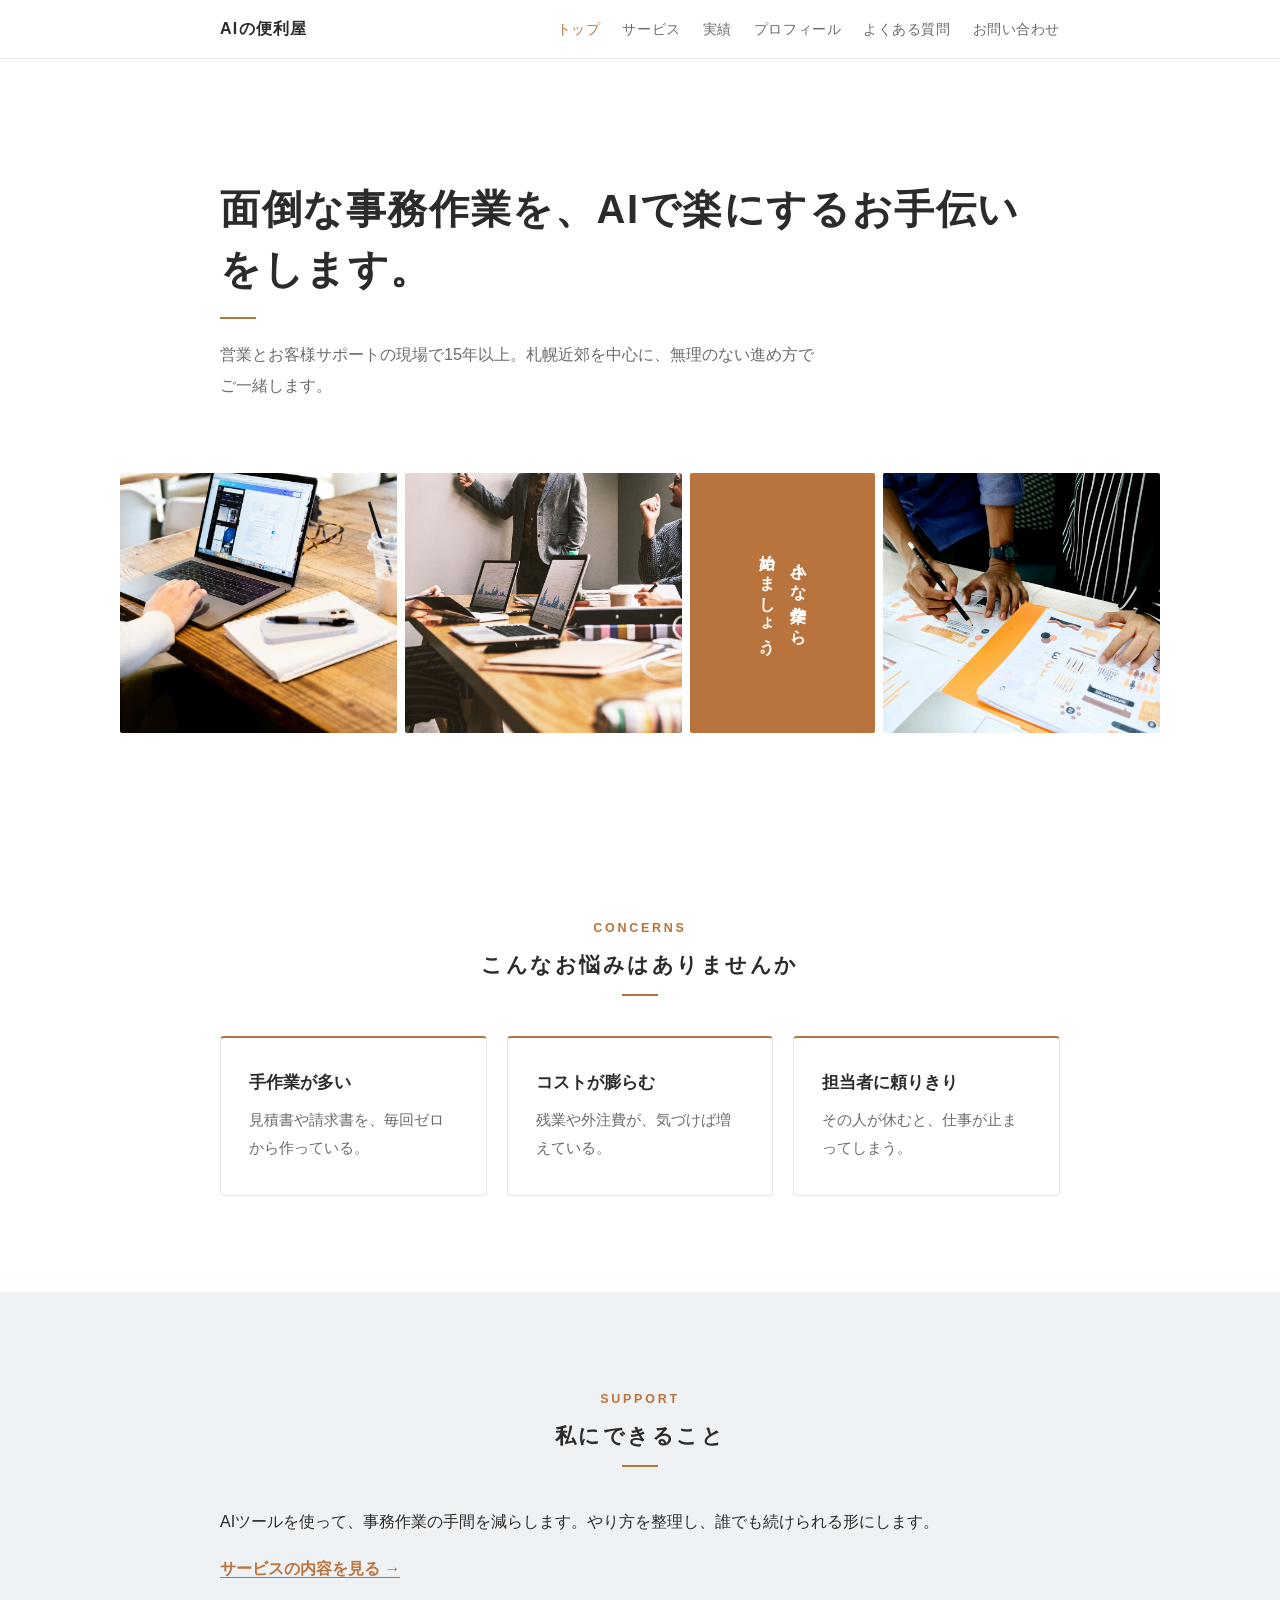
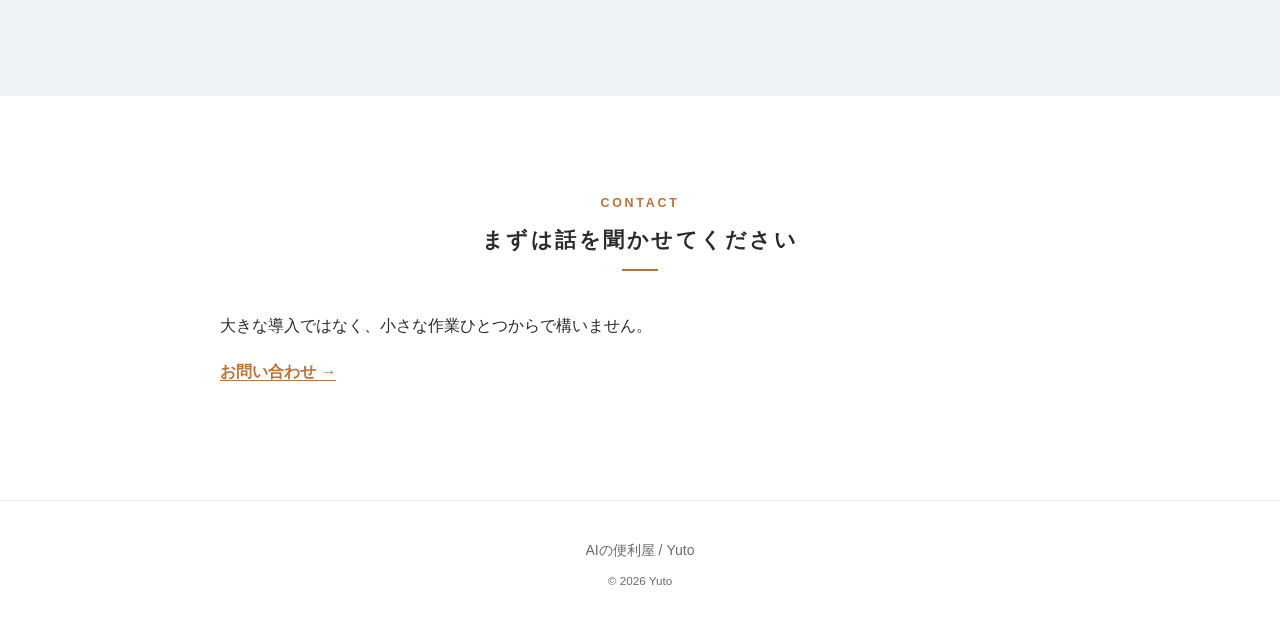
<file: index.html>
<!DOCTYPE html>
<html lang="ja">
<head>
<meta charset="utf-8">
<meta name="viewport" content="width=device-width, initial-scale=1">
<title>AIの便利屋｜中小企業のAI業務改善</title>
<meta name="description" content="手作業の多い事務作業を、AIで少しずつ楽にするお手伝いをします。中小企業の経営者・担当者の方へ。">
<link rel="stylesheet" href="style.css">
</head>
<body>
<header class="site-header">
<div class="wrap header-inner">
<a class="logo" href="index.html">AIの便利屋</a>
<button class="nav-toggle" aria-label="メニューを開く" aria-expanded="false" aria-controls="nav">メニュー</button>
<nav id="nav" class="nav"><ul><li><a href="index.html" aria-current="page">トップ</a></li><li><a href="services.html">サービス</a></li><li><a href="works.html">実績</a></li><li><a href="profile.html">プロフィール</a></li><li><a href="faq.html">よくある質問</a></li><li><a href="contact.html">お問い合わせ</a></li></ul></nav>
</div>
</header>
<main>
<section class="hero"><div class="wrap"><h1>面倒な事務作業を、AIで楽にするお手伝いをします。</h1><p class="lead">営業とお客様サポートの現場で15年以上。札幌近郊を中心に、無理のない進め方でご一緒します。</p></div></section><section class="photo-strip"><div class="strip"><img src="images/hero.jpg" alt="ノートパソコンと資料がある仕事机" loading="lazy"><img src="images/meeting.jpg" alt="複数人で資料を見ながら打ち合わせをしている様子" loading="lazy"><p class="strip-text">小さな作業から、<br>始めましょう。</p><img src="images/hands.jpg" alt="資料を指さしながら内容を確認している手元" loading="lazy"></div></section><section class="section"><div class="wrap"><p class="en">Concerns</p><h2>こんなお悩みはありませんか</h2><ul class="cards">
<li class="card"><h3>手作業が多い</h3><p>見積書や請求書を、毎回ゼロから作っている。</p></li>
<li class="card"><h3>コストが膨らむ</h3><p>残業や外注費が、気づけば増えている。</p></li>
<li class="card"><h3>担当者に頼りきり</h3><p>その人が休むと、仕事が止まってしまう。</p></li>
</ul></div></section><section class="section alt"><div class="wrap"><p class="en">Support</p><h2>私にできること</h2><p>AIツールを使って、事務作業の手間を減らします。やり方を整理し、誰でも続けられる形にします。</p>
<p><a class="link" href="services.html">サービスの内容を見る →</a></p></div></section><section class="section"><div class="wrap"><p class="en">Contact</p><h2>まずは話を聞かせてください</h2><p>大きな導入ではなく、小さな作業ひとつからで構いません。</p>
<p><a class="link" href="contact.html">お問い合わせ →</a></p></div></section>
</main>
<footer class="site-footer">
<div class="wrap">
<p>AIの便利屋 / Yuto</p>
<p><small>&copy; 2026 Yuto</small></p>
</div>
</footer>
<script src="script.js"></script>
</body>
</html>
</file>
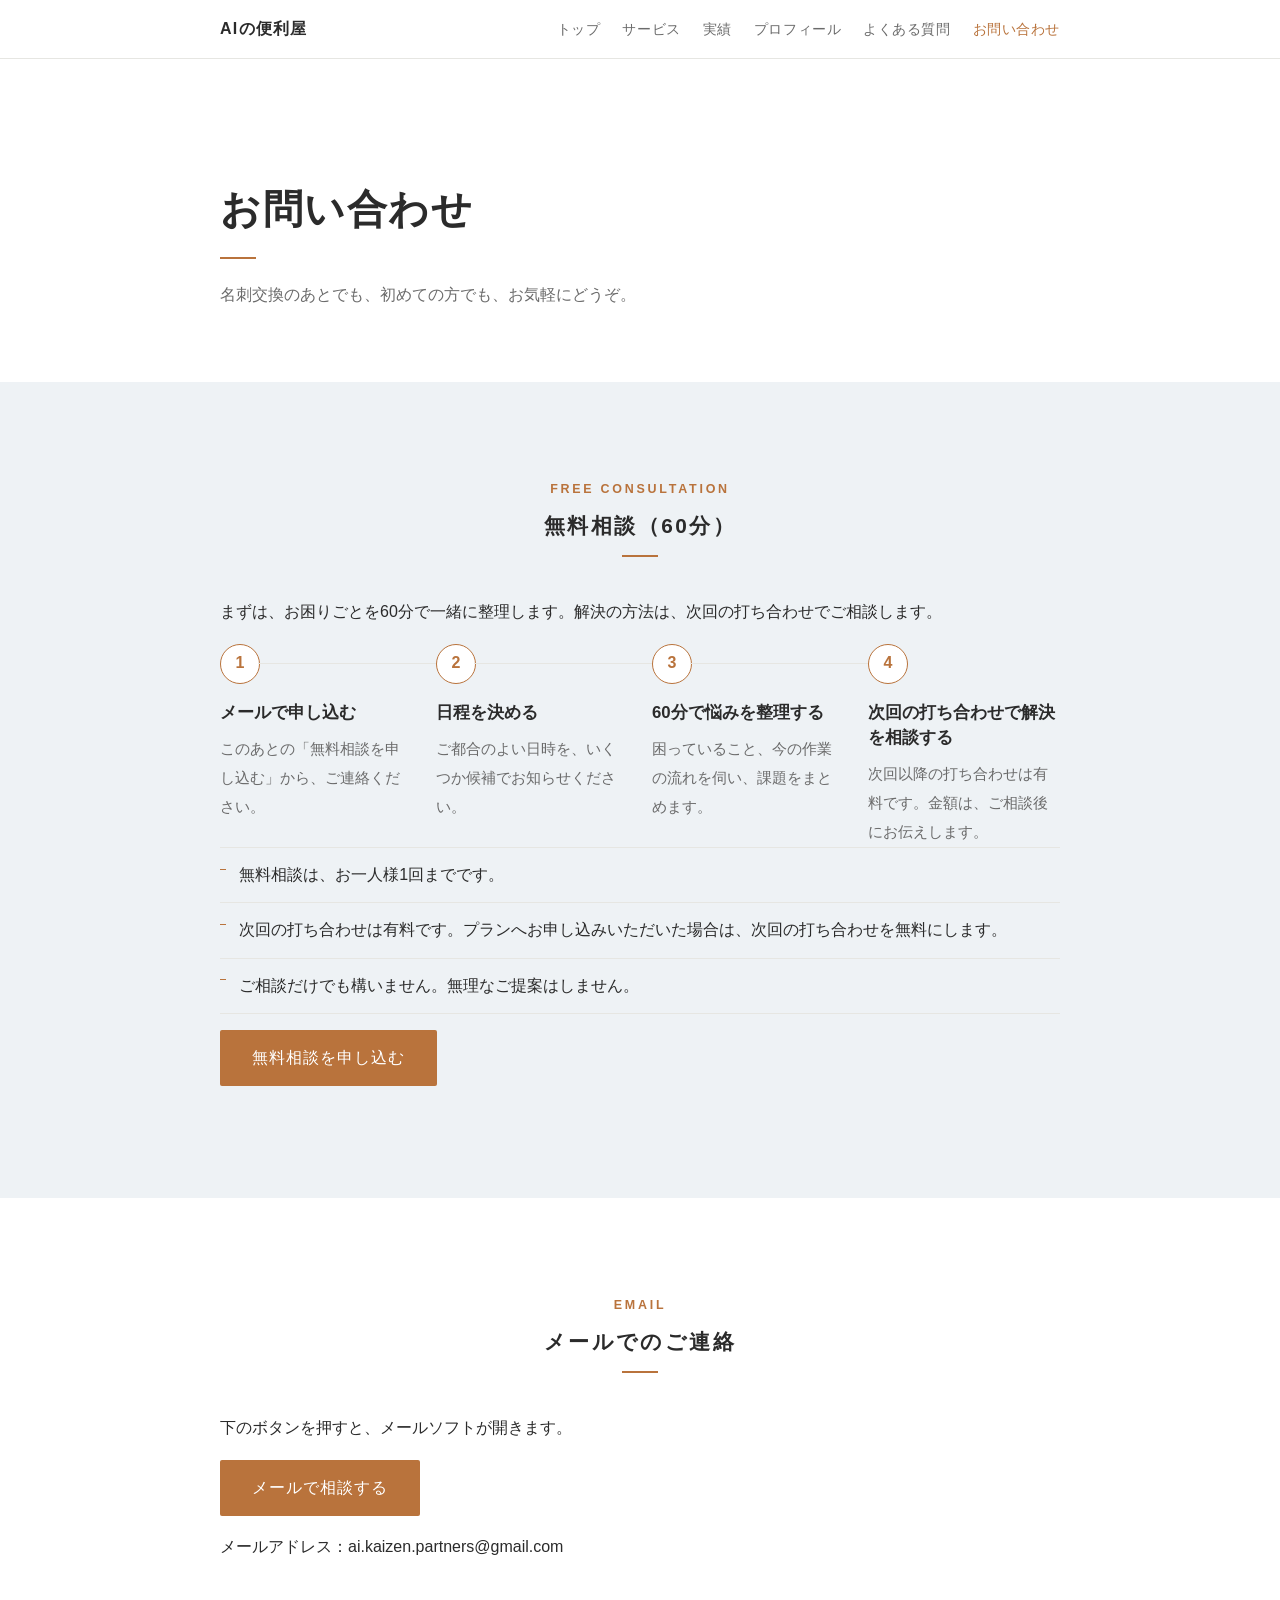
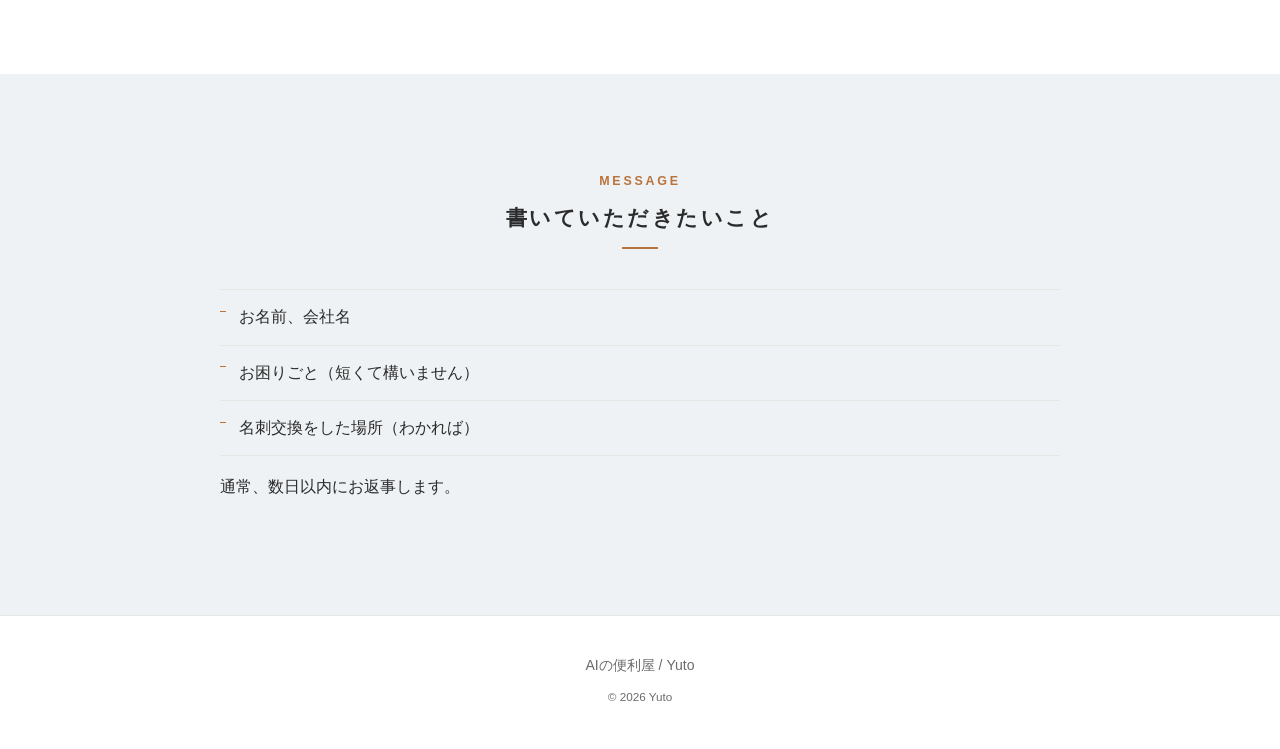
<file: contact.html>
<!DOCTYPE html>
<html lang="ja">
<head>
<meta charset="utf-8">
<meta name="viewport" content="width=device-width, initial-scale=1">
<title>お問い合わせ｜AIの便利屋</title>
<meta name="description" content="AIを使った業務改善のご相談はこちらから。名刺交換のあとのご連絡もお待ちしています。">
<link rel="stylesheet" href="style.css">
</head>
<body>
<header class="site-header">
<div class="wrap header-inner">
<a class="logo" href="index.html">AIの便利屋</a>
<button class="nav-toggle" aria-label="メニューを開く" aria-expanded="false" aria-controls="nav">メニュー</button>
<nav id="nav" class="nav"><ul><li><a href="index.html">トップ</a></li><li><a href="services.html">サービス</a></li><li><a href="works.html">実績</a></li><li><a href="profile.html">プロフィール</a></li><li><a href="faq.html">よくある質問</a></li><li><a href="contact.html" aria-current="page">お問い合わせ</a></li></ul></nav>
</div>
</header>
<main>
<section class="hero"><div class="wrap"><h1>お問い合わせ</h1><p class="lead">名刺交換のあとでも、初めての方でも、お気軽にどうぞ。</p></div></section><section class="section alt"><div class="wrap"><p class="en">Free Consultation</p><h2>無料相談（60分）</h2><p>まずは、お困りごとを60分で一緒に整理します。解決の方法は、次回の打ち合わせでご相談します。</p><ol class="steps"><li><h3>メールで申し込む</h3><p>このあとの「無料相談を申し込む」から、ご連絡ください。</p></li><li><h3>日程を決める</h3><p>ご都合のよい日時を、いくつか候補でお知らせください。</p></li><li><h3>60分で悩みを整理する</h3><p>困っていること、今の作業の流れを伺い、課題をまとめます。</p></li><li><h3>次回の打ち合わせで解決を相談する</h3><p>次回以降の打ち合わせは有料です。金額は、ご相談後にお伝えします。</p></li></ol><ul class="plain"><li>無料相談は、お一人様1回までです。</li><li>次回の打ち合わせは有料です。プランへお申し込みいただいた場合は、次回の打ち合わせを無料にします。</li><li>ご相談だけでも構いません。無理なご提案はしません。</li></ul><p><a class="btn" href="mailto:ai.kaizen.partners@gmail.com?subject=%E7%84%A1%E6%96%99%E7%9B%B8%E8%AB%87%E3%81%AE%E7%94%B3%E8%BE%BC">無料相談を申し込む</a></p></div></section><section class="section"><div class="wrap"><p class="en">Email</p><h2>メールでのご連絡</h2><p>下のボタンを押すと、メールソフトが開きます。</p>
<p><a class="btn" id="mailbtn" href="mailto:ai.kaizen.partners@gmail.com?subject=%E3%81%8A%E5%95%8F%E3%81%84%E5%90%88%E3%82%8F%E3%81%9B">メールで相談する</a></p>
<p>メールアドレス：ai.kaizen.partners@gmail.com</p></div></section><section class="section alt"><div class="wrap"><p class="en">Message</p><h2>書いていただきたいこと</h2><ul class="plain">
<li>お名前、会社名</li>
<li>お困りごと（短くて構いません）</li>
<li>名刺交換をした場所（わかれば）</li>
</ul>
<p>通常、数日以内にお返事します。</p></div></section>
</main>
<footer class="site-footer">
<div class="wrap">
<p>AIの便利屋 / Yuto</p>
<p><small>&copy; 2026 Yuto</small></p>
</div>
</footer>
<script src="script.js"></script>
</body>
</html>
</file>
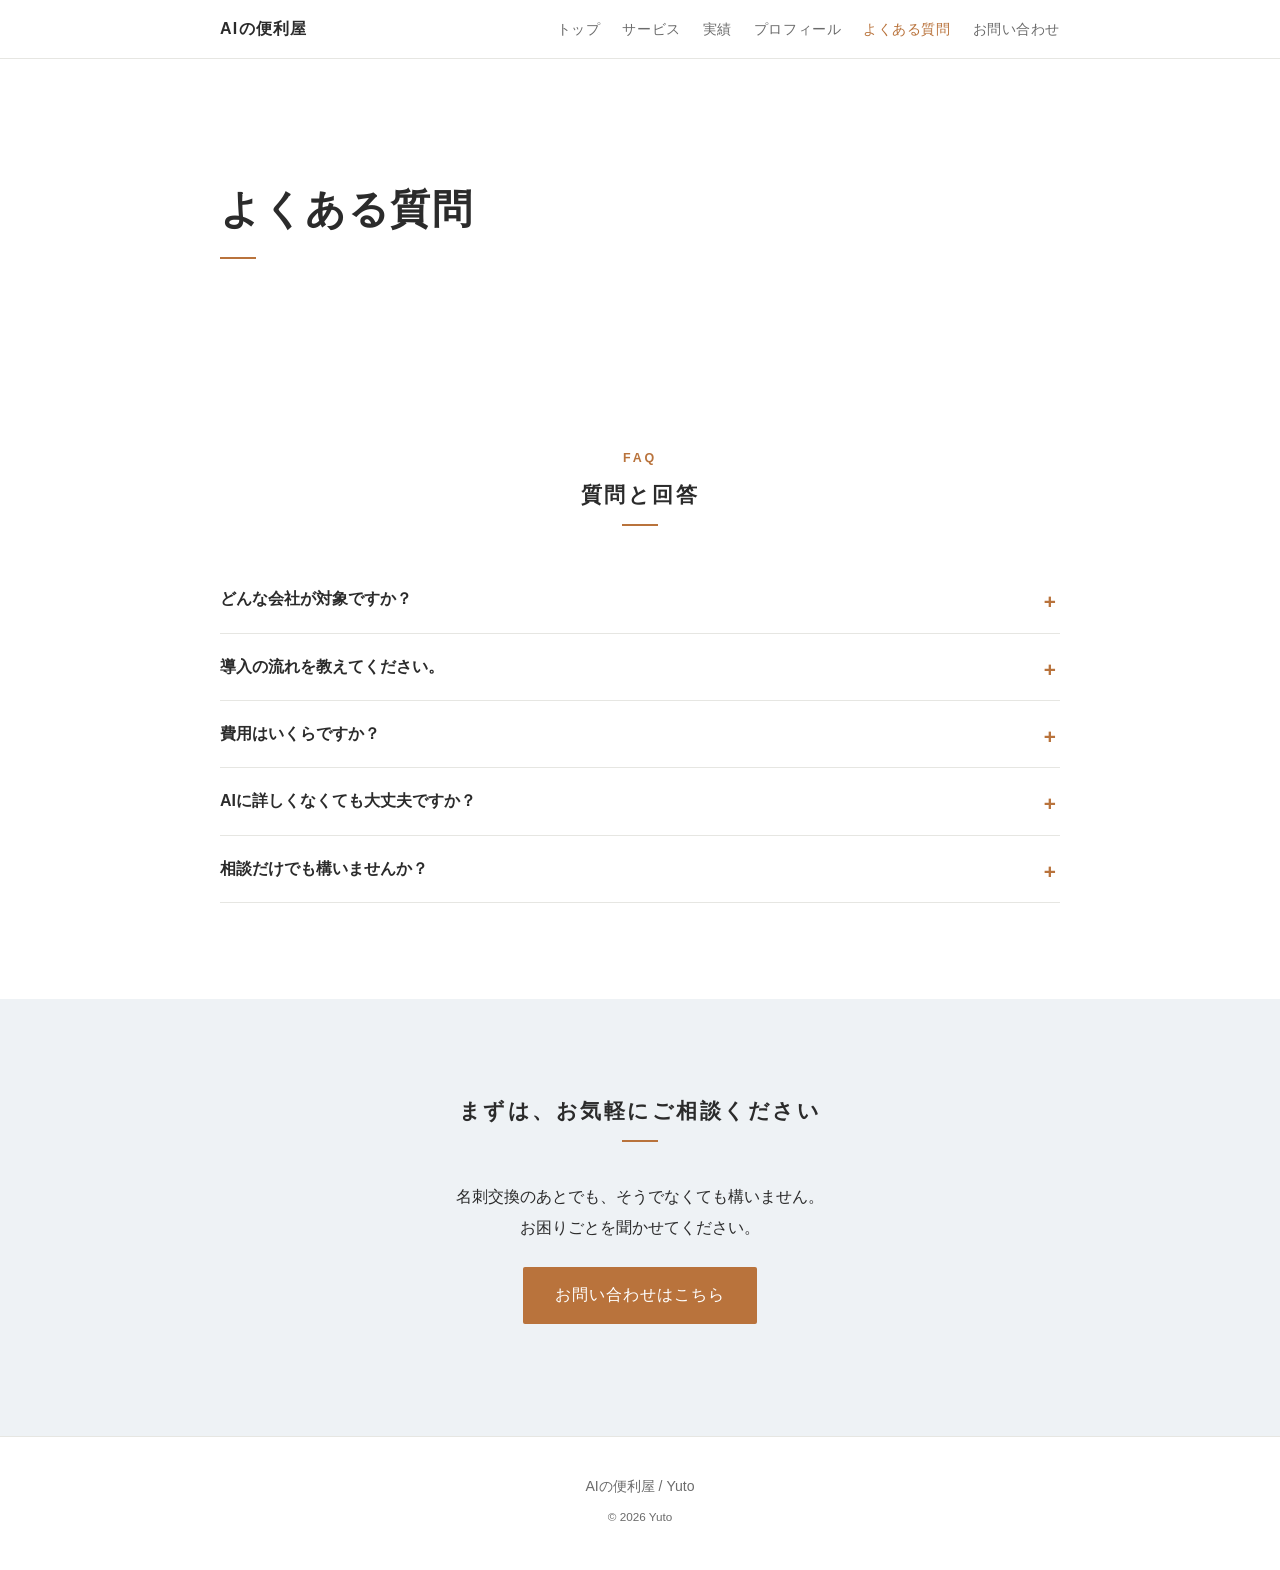
<file: faq.html>
<!DOCTYPE html>
<html lang="ja">
<head>
<meta charset="utf-8">
<meta name="viewport" content="width=device-width, initial-scale=1">
<title>よくある質問｜AIの便利屋</title>
<meta name="description" content="対象となる会社、導入の流れ、費用、AIに詳しくなくても大丈夫かなど、よくある質問にお答えします。">
<link rel="stylesheet" href="style.css">
</head>
<body>
<header class="site-header">
<div class="wrap header-inner">
<a class="logo" href="index.html">AIの便利屋</a>
<button class="nav-toggle" aria-label="メニューを開く" aria-expanded="false" aria-controls="nav">メニュー</button>
<nav id="nav" class="nav"><ul><li><a href="index.html">トップ</a></li><li><a href="services.html">サービス</a></li><li><a href="works.html">実績</a></li><li><a href="profile.html">プロフィール</a></li><li><a href="faq.html" aria-current="page">よくある質問</a></li><li><a href="contact.html">お問い合わせ</a></li></ul></nav>
</div>
</header>
<main>
<section class="hero"><div class="wrap"><h1>よくある質問</h1><p class="lead"></p></div></section><section class="section"><div class="wrap"><p class="en">FAQ</p><h2>質問と回答</h2><details class="faq"><summary>どんな会社が対象ですか？</summary><p>従業員が数名〜数十名の中小企業が中心です。業種は問いません。札幌近郊の企業さまが中心です。</p></details><details class="faq"><summary>導入の流れを教えてください。</summary><p>お話を伺い、ひとつの作業を選び、試して、定着させます。くわしくは<a class="link" href="services.html">サービスのページ</a>をご覧ください。</p></details><details class="faq"><summary>費用はいくらですか？</summary><p>月額のプランでご提案します。金額は、無料相談の後にお伝えします。</p></details><details class="faq"><summary>AIに詳しくなくても大丈夫ですか？</summary><p>大丈夫です。専門用語は使わず、ご説明します。</p></details><details class="faq"><summary>相談だけでも構いませんか？</summary><p>構いません。まずはお困りごとをお聞かせください。</p></details></div></section><section class="section alt"><div class="wrap center"><h2>まずは、お気軽にご相談ください</h2><p>名刺交換のあとでも、そうでなくても構いません。<br>お困りごとを聞かせてください。</p><p><a class="btn" href="contact.html">お問い合わせはこちら</a></p></div></section>
</main>
<footer class="site-footer">
<div class="wrap">
<p>AIの便利屋 / Yuto</p>
<p><small>&copy; 2026 Yuto</small></p>
</div>
</footer>
<script src="script.js"></script>
</body>
</html>
</file>
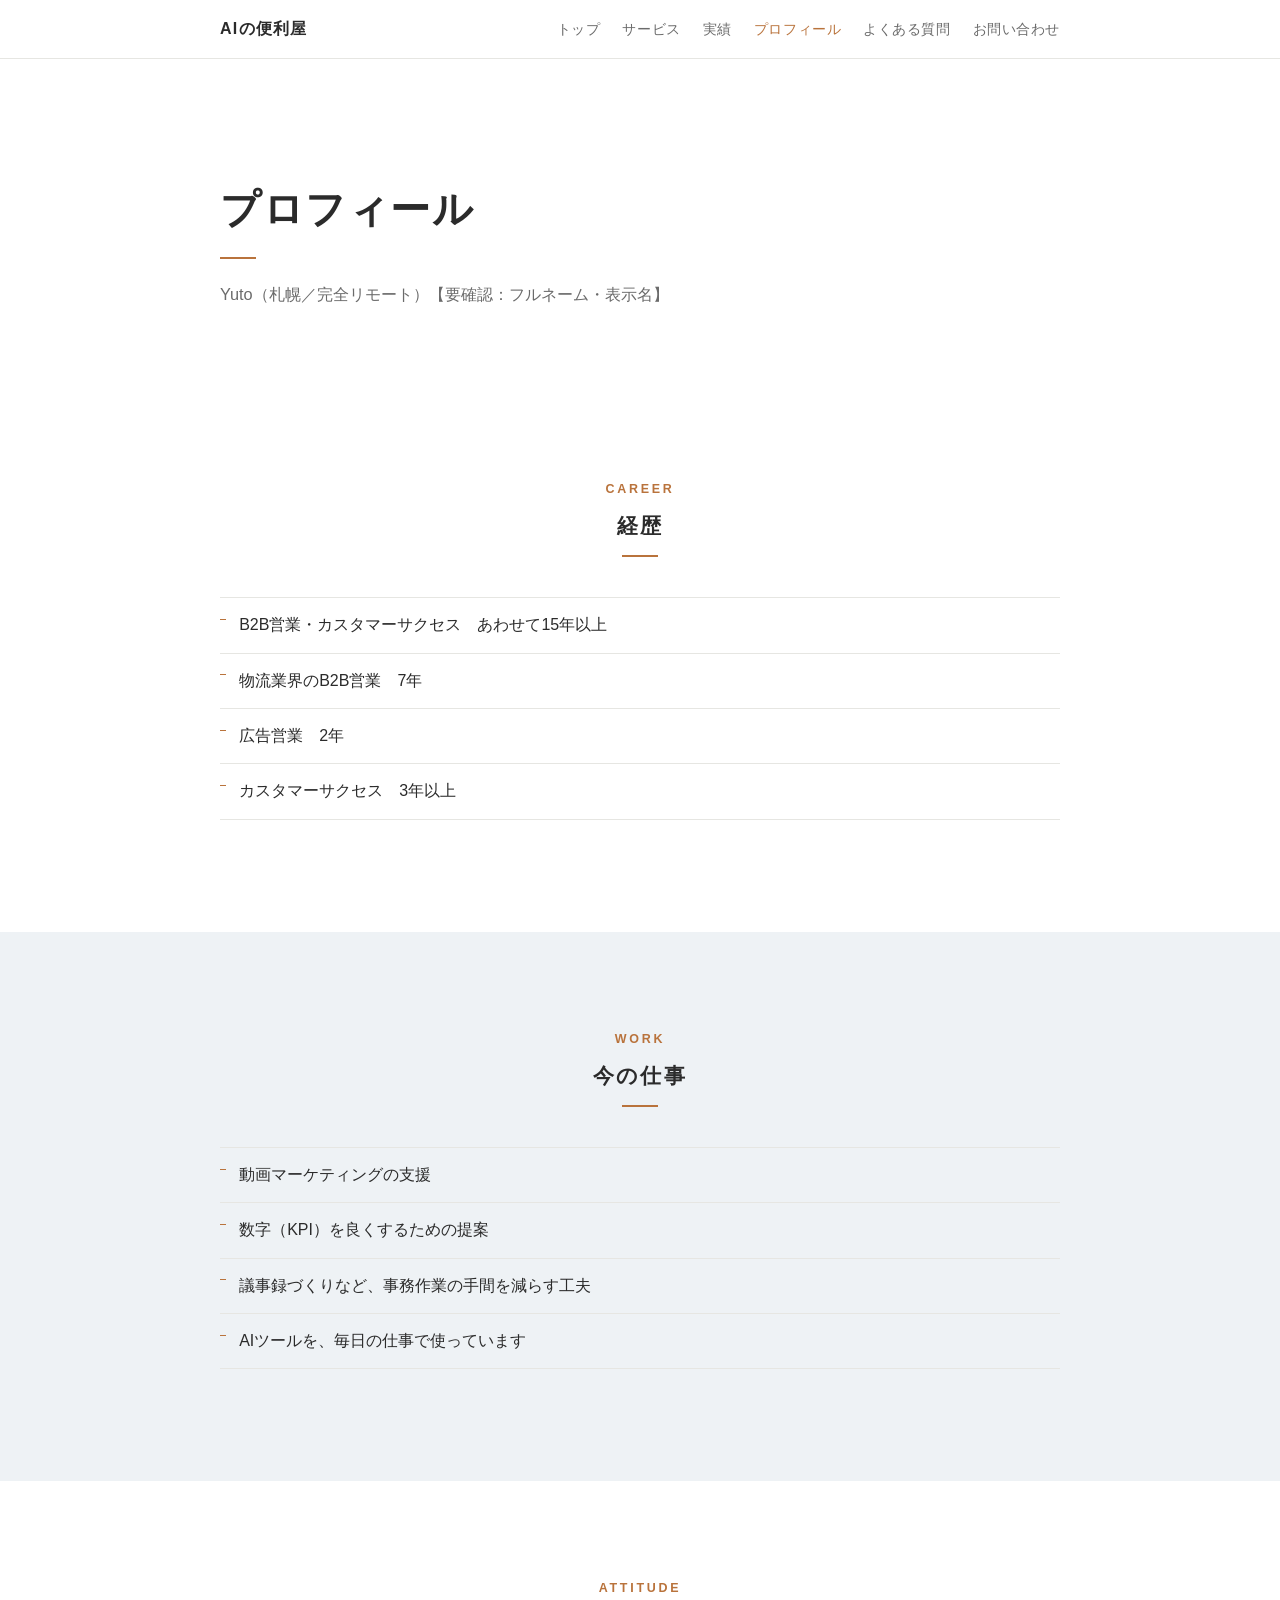
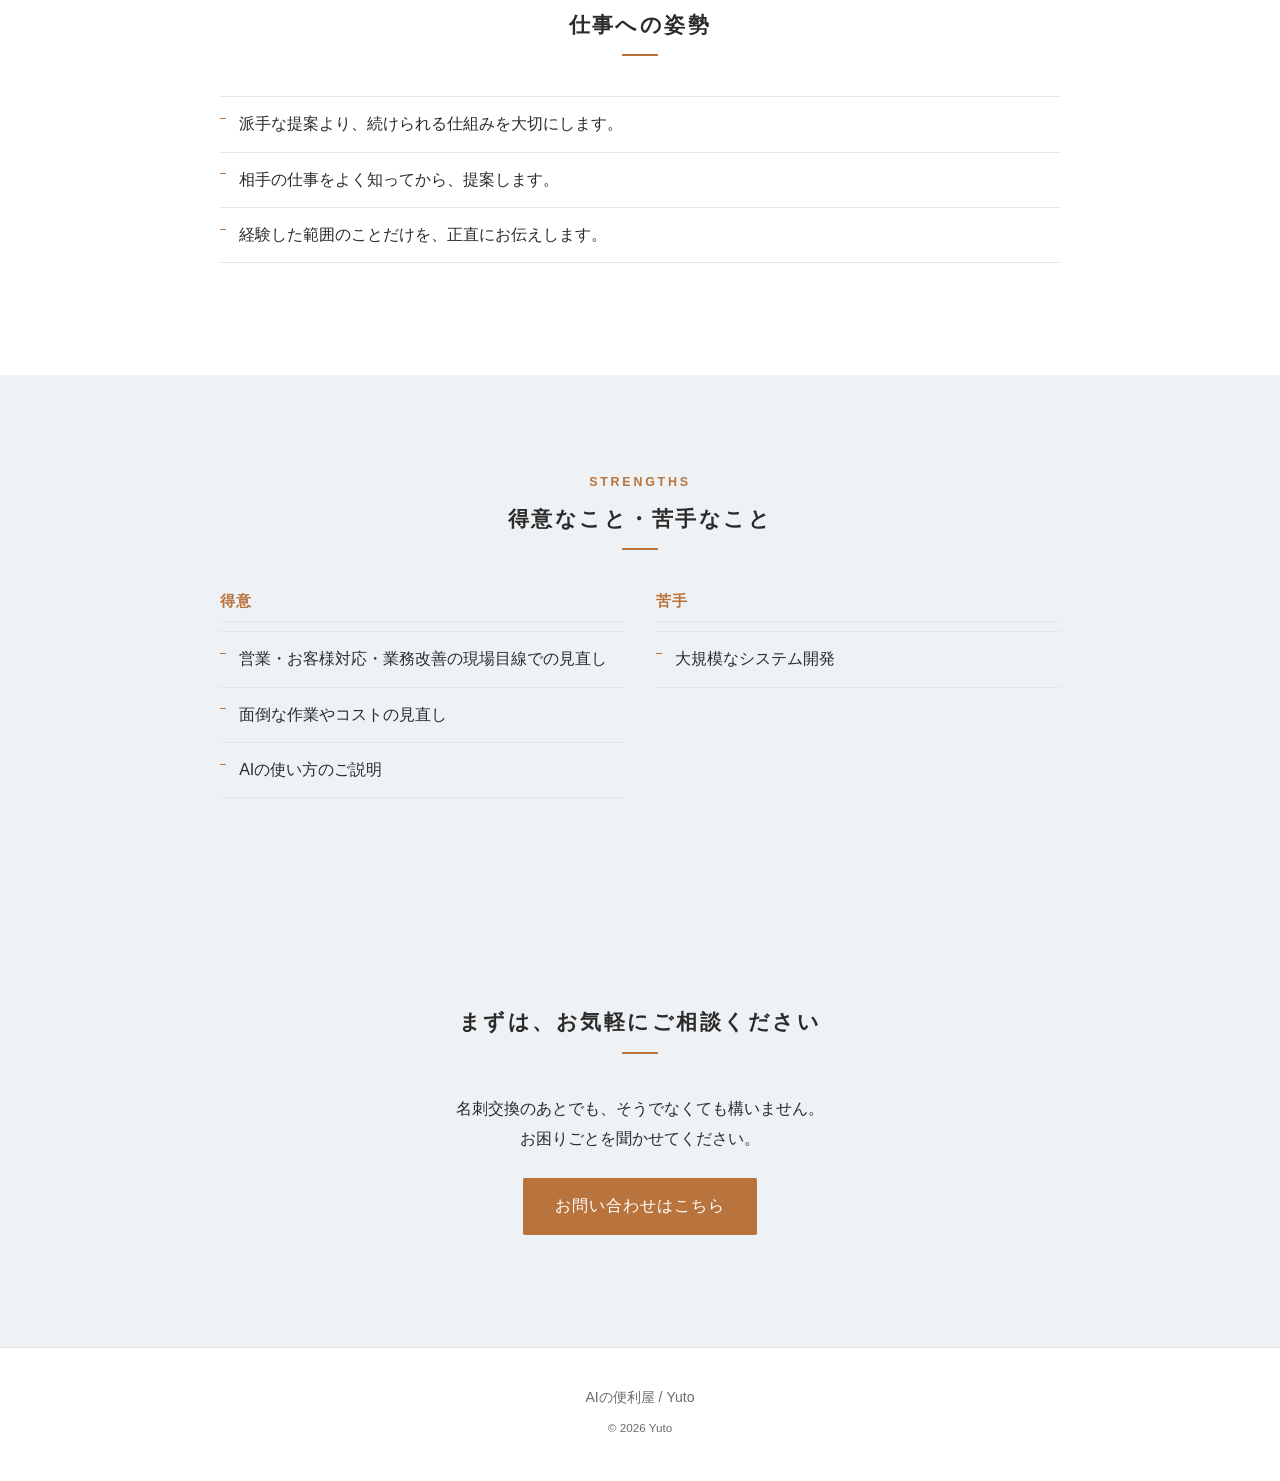
<file: profile.html>
<!DOCTYPE html>
<html lang="ja">
<head>
<meta charset="utf-8">
<meta name="viewport" content="width=device-width, initial-scale=1">
<title>プロフィール｜AIの便利屋</title>
<meta name="description" content="札幌在住。物流・広告のB2B営業とカスタマーサクセスで約15年。AIツールを日々の仕事で使っている Yuto のプロフィールです。">
<link rel="stylesheet" href="style.css">
</head>
<body>
<header class="site-header">
<div class="wrap header-inner">
<a class="logo" href="index.html">AIの便利屋</a>
<button class="nav-toggle" aria-label="メニューを開く" aria-expanded="false" aria-controls="nav">メニュー</button>
<nav id="nav" class="nav"><ul><li><a href="index.html">トップ</a></li><li><a href="services.html">サービス</a></li><li><a href="works.html">実績</a></li><li><a href="profile.html" aria-current="page">プロフィール</a></li><li><a href="faq.html">よくある質問</a></li><li><a href="contact.html">お問い合わせ</a></li></ul></nav>
</div>
</header>
<main>
<section class="hero"><div class="wrap"><h1>プロフィール</h1><p class="lead">Yuto（札幌／完全リモート）【要確認：フルネーム・表示名】</p></div></section><section class="section"><div class="wrap"><p class="en">Career</p><h2>経歴</h2><ul class="plain">
<li>B2B営業・カスタマーサクセス　あわせて15年以上</li>
<li>物流業界のB2B営業　7年</li>
<li>広告営業　2年</li>
<li>カスタマーサクセス　3年以上</li>
</ul></div></section><section class="section alt"><div class="wrap"><p class="en">Work</p><h2>今の仕事</h2><ul class="plain">
<li>動画マーケティングの支援</li>
<li>数字（KPI）を良くするための提案</li>
<li>議事録づくりなど、事務作業の手間を減らす工夫</li>
<li>AIツールを、毎日の仕事で使っています</li>
</ul></div></section><section class="section"><div class="wrap"><p class="en">Attitude</p><h2>仕事への姿勢</h2><ul class="plain">
<li>派手な提案より、続けられる仕組みを大切にします。</li>
<li>相手の仕事をよく知ってから、提案します。</li>
<li>経験した範囲のことだけを、正直にお伝えします。</li>
</ul></div></section><section class="section alt"><div class="wrap"><p class="en">Strengths</p><h2>得意なこと・苦手なこと</h2><div class="two"><div><h3>得意</h3><ul class="plain"><li>営業・お客様対応・業務改善の現場目線での見直し</li><li>面倒な作業やコストの見直し</li><li>AIの使い方のご説明</li></ul></div>
<div><h3>苦手</h3><ul class="plain"><li>大規模なシステム開発</li></ul></div></div></div></section><section class="section alt"><div class="wrap center"><h2>まずは、お気軽にご相談ください</h2><p>名刺交換のあとでも、そうでなくても構いません。<br>お困りごとを聞かせてください。</p><p><a class="btn" href="contact.html">お問い合わせはこちら</a></p></div></section>
</main>
<footer class="site-footer">
<div class="wrap">
<p>AIの便利屋 / Yuto</p>
<p><small>&copy; 2026 Yuto</small></p>
</div>
</footer>
<script src="script.js"></script>
</body>
</html>
</file>
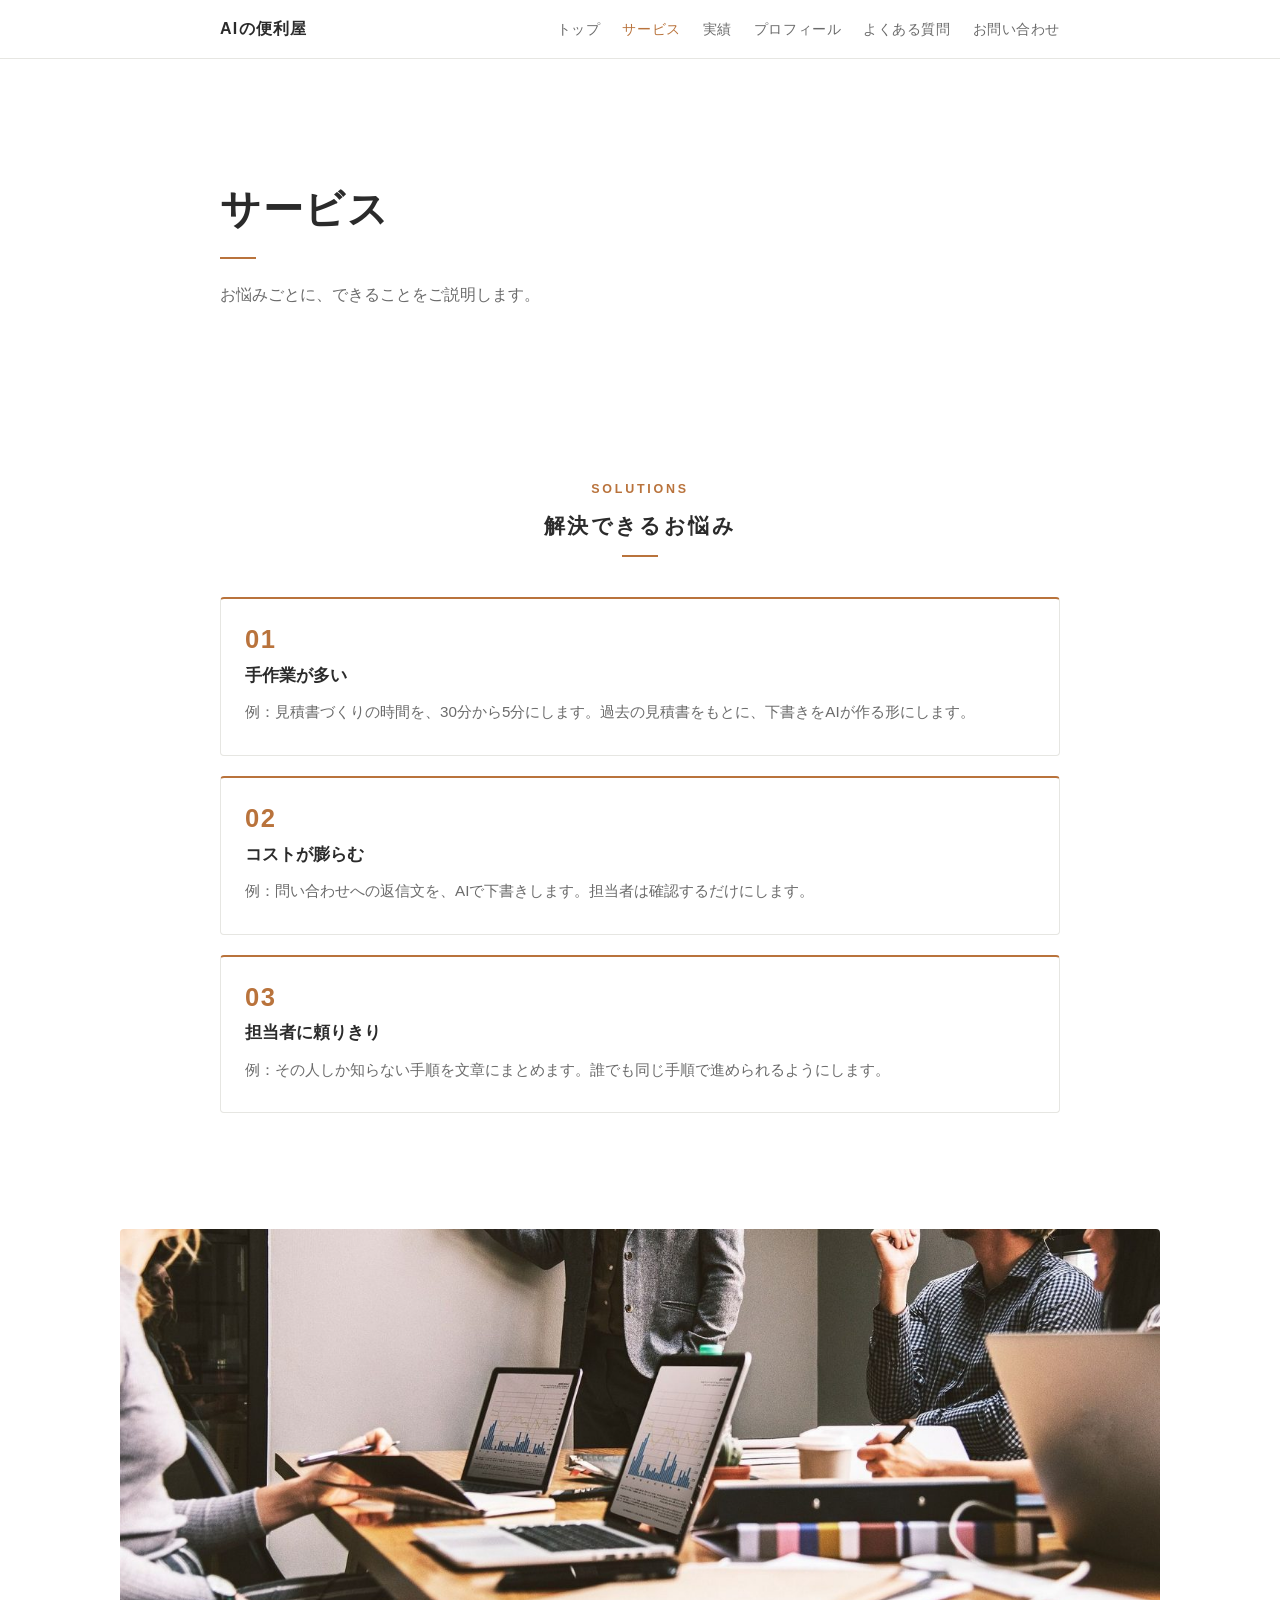
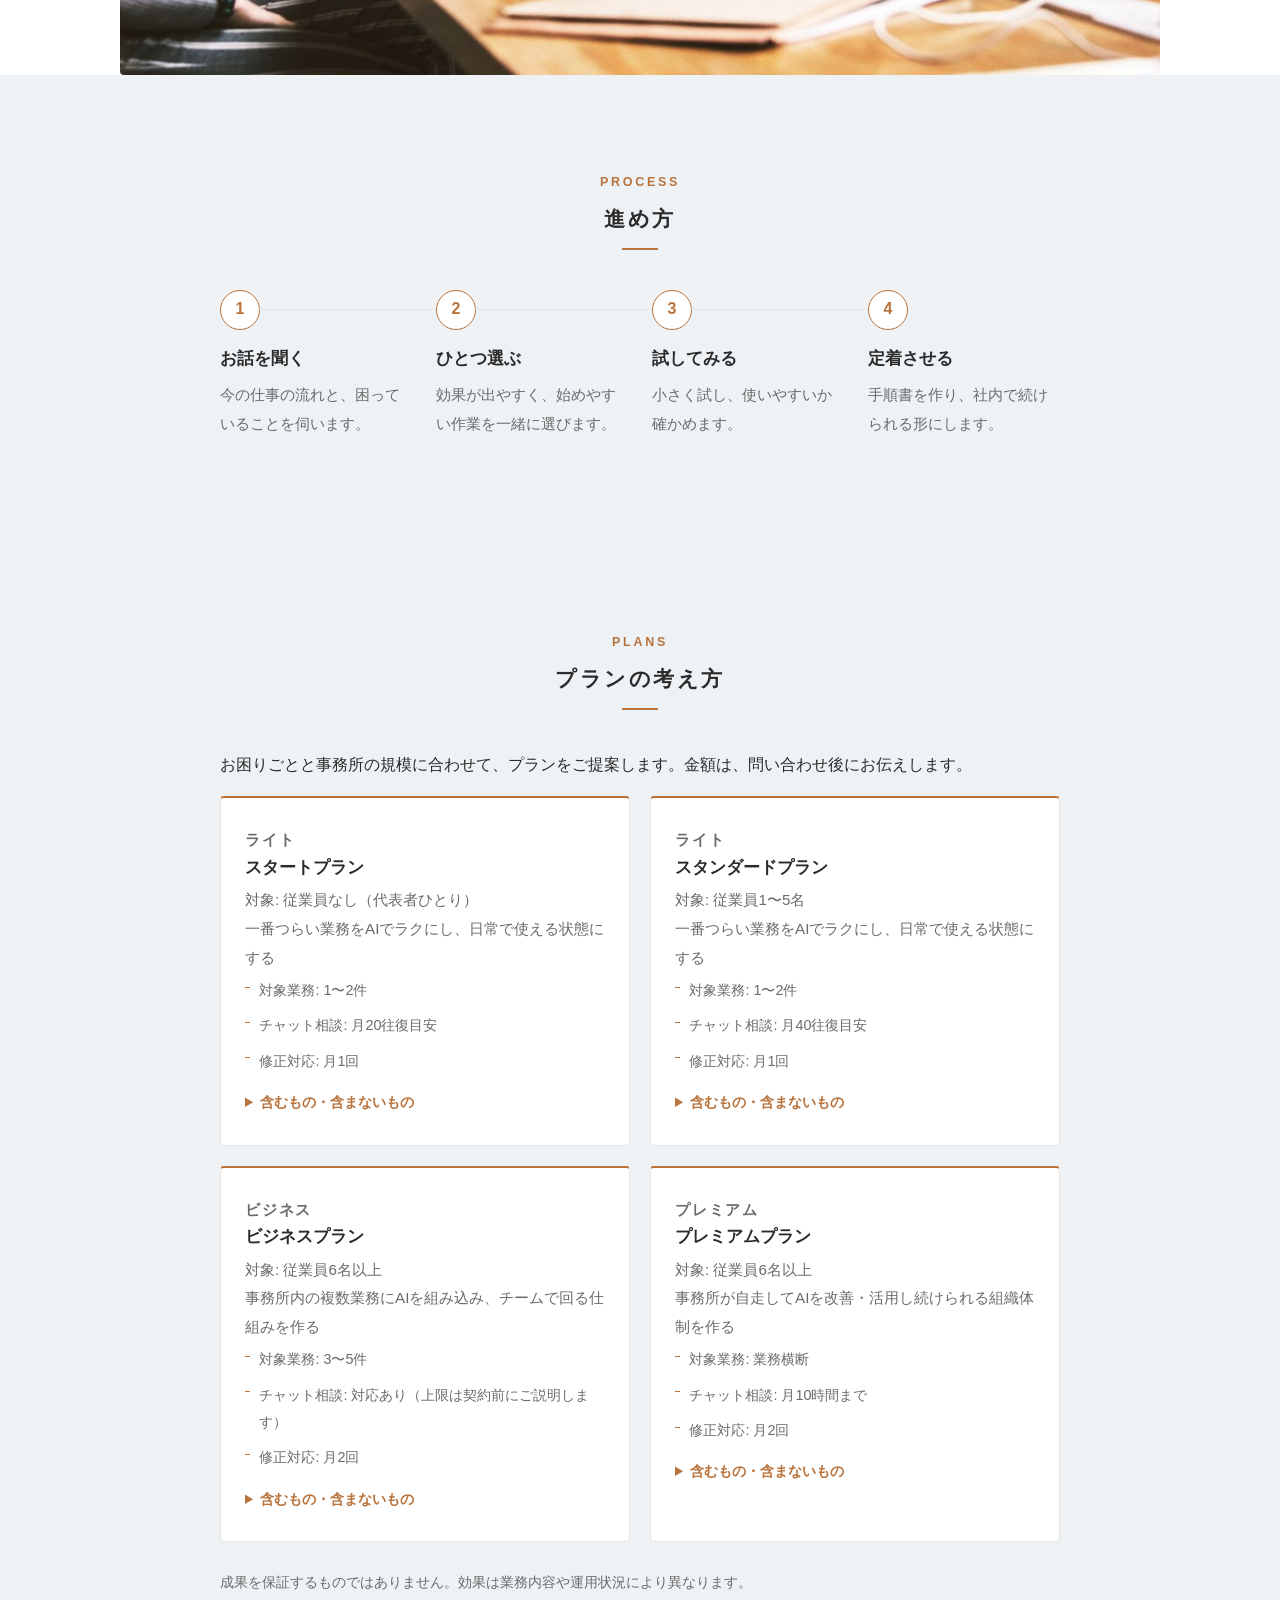
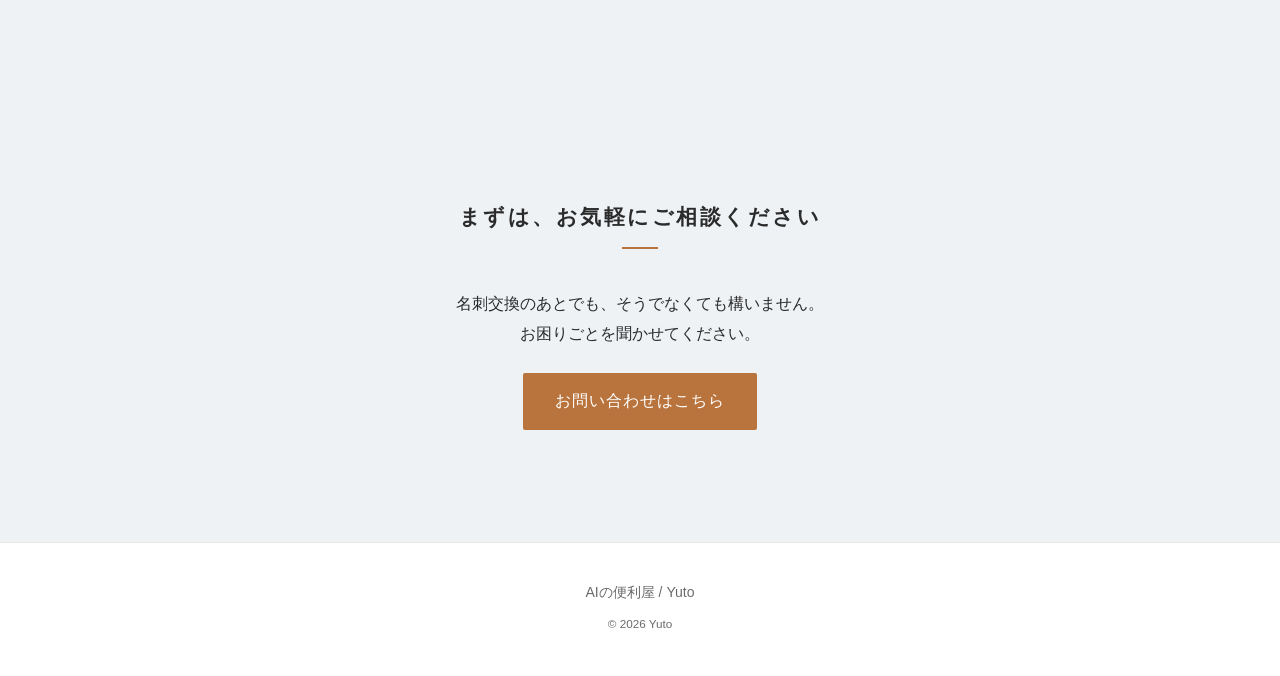
<file: services.html>
<!DOCTYPE html>
<html lang="ja">
<head>
<meta charset="utf-8">
<meta name="viewport" content="width=device-width, initial-scale=1">
<title>サービス｜AIの便利屋</title>
<meta name="description" content="AIを使った業務改善の内容、進め方、料金の考え方をご紹介します。">
<link rel="stylesheet" href="style.css">
</head>
<body>
<header class="site-header">
<div class="wrap header-inner">
<a class="logo" href="index.html">AIの便利屋</a>
<button class="nav-toggle" aria-label="メニューを開く" aria-expanded="false" aria-controls="nav">メニュー</button>
<nav id="nav" class="nav"><ul><li><a href="index.html">トップ</a></li><li><a href="services.html" aria-current="page">サービス</a></li><li><a href="works.html">実績</a></li><li><a href="profile.html">プロフィール</a></li><li><a href="faq.html">よくある質問</a></li><li><a href="contact.html">お問い合わせ</a></li></ul></nav>
</div>
</header>
<main>
<section class="hero"><div class="wrap"><h1>サービス</h1><p class="lead">お悩みごとに、できることをご説明します。</p></div></section><section class="section"><div class="wrap"><p class="en">Solutions</p><h2>解決できるお悩み</h2><div class="item"><h3>手作業が多い</h3><p>例：見積書づくりの時間を、30分から5分にします。過去の見積書をもとに、下書きをAIが作る形にします。</p></div>
<div class="item"><h3>コストが膨らむ</h3><p>例：問い合わせへの返信文を、AIで下書きします。担当者は確認するだけにします。</p></div>
<div class="item"><h3>担当者に頼りきり</h3><p>例：その人しか知らない手順を文章にまとめます。誰でも同じ手順で進められるようにします。</p></div></div></section><section class="photo-band"><div class="wrap"><img src="images/meeting.jpg" alt="複数人で資料を見ながら打ち合わせをしている様子" loading="lazy"></div></section><section class="section alt"><div class="wrap"><p class="en">Process</p><h2>進め方</h2><ol class="steps">
<li><h3>お話を聞く</h3><p>今の仕事の流れと、困っていることを伺います。</p></li>
<li><h3>ひとつ選ぶ</h3><p>効果が出やすく、始めやすい作業を一緒に選びます。</p></li>
<li><h3>試してみる</h3><p>小さく試し、使いやすいか確かめます。</p></li>
<li><h3>定着させる</h3><p>手順書を作り、社内で続けられる形にします。</p></li>
</ol></div></section><section class="section alt"><div class="wrap"><p class="en">Plans</p><h2>プランの考え方</h2><p>お困りごとと事務所の規模に合わせて、プランをご提案します。金額は、問い合わせ後にお伝えします。</p><div class="plan-grid"><article class="card plan"><p class="plan-tier">ライト</p><h3>スタートプラン</h3><p class="plan-target">対象: 従業員なし（代表者ひとり）</p><p class="plan-goal">一番つらい業務をAIでラクにし、日常で使える状態にする</p><ul class="plan-list"><li>対象業務: 1〜2件</li><li>チャット相談: 月20往復目安</li><li>修正対応: 月1回</li></ul><details class="plan-detail"><summary>含むもの・含まないもの</summary><p class="plan-sub">含むもの</p><ul class="plan-list"><li>困りごとのヒアリング、対象業務のAI活用設計</li><li>基本的なプロンプト作成、ツール設定のサポート</li><li>月1〜2回の定例MTG（30〜60分）</li><li>チャット相談（平日営業時間内、1営業日以内に一次返信、月20往復目安）</li><li>修正対応 1回</li></ul><p class="plan-sub">含まないもの</p><ul class="plan-list"><li>複数スタッフへの研修・マニュアル整備</li><li>複雑な業務フローの再設計や外部ツール連携の構築</li></ul></details></article><article class="card plan"><p class="plan-tier">ライト</p><h3>スタンダードプラン</h3><p class="plan-target">対象: 従業員1〜5名</p><p class="plan-goal">一番つらい業務をAIでラクにし、日常で使える状態にする</p><ul class="plan-list"><li>対象業務: 1〜2件</li><li>チャット相談: 月40往復目安</li><li>修正対応: 月1回</li></ul><details class="plan-detail"><summary>含むもの・含まないもの</summary><p class="plan-sub">含むもの</p><ul class="plan-list"><li>困りごとのヒアリング、対象業務のAI活用設計</li><li>基本的なプロンプト作成、ツール設定のサポート</li><li>月1〜2回の定例MTG（30〜60分）</li><li>チャット相談（平日営業時間内、1営業日以内に一次返信、月40往復目安）</li><li>修正対応 1回</li></ul><p class="plan-sub">含まないもの</p><ul class="plan-list"><li>複数スタッフへの研修・マニュアル整備</li><li>複雑な業務フローの再設計や外部ツール連携の構築</li></ul></details></article><article class="card plan"><p class="plan-tier">ビジネス</p><h3>ビジネスプラン</h3><p class="plan-target">対象: 従業員6名以上</p><p class="plan-goal">事務所内の複数業務にAIを組み込み、チームで回る仕組みを作る</p><ul class="plan-list"><li>対象業務: 3〜5件</li><li>チャット相談: 対応あり（上限は契約前にご説明します）</li><li>修正対応: 月2回</li></ul><details class="plan-detail"><summary>含むもの・含まないもの</summary><p class="plan-sub">含むもの</p><ul class="plan-list"><li>ワークフロー構築と定着支援</li><li>事務所内のプロンプト集・簡易運用ルールの作成</li><li>スタッフ向けの操作説明・共有会（月1回程度）</li><li>月2〜4回の定例MTG、チャット相談</li><li>修正対応 2回</li></ul><p class="plan-sub">含まないもの</p><ul class="plan-list"><li>社内推進者の育成や高度な内製化支援</li><li>業務ごとの個別カスタマイズ開発、全社横断のルール策定</li></ul></details></article><article class="card plan"><p class="plan-tier">プレミアム</p><h3>プレミアムプラン</h3><p class="plan-target">対象: 従業員6名以上</p><p class="plan-goal">事務所が自走してAIを改善・活用し続けられる組織体制を作る</p><ul class="plan-list"><li>対象業務: 業務横断</li><li>チャット相談: 月10時間まで</li><li>修正対応: 月2回</li></ul><details class="plan-detail"><summary>含むもの・含まないもの</summary><p class="plan-sub">含むもの</p><ul class="plan-list"><li>業務横断の効率化設計と、現場定着までの密な伴走</li><li>社内推進者（AI担当）の育成、運用マニュアル・セキュリティ／利用ガイドラインの整備支援</li><li>定期的な効果検証と改善サイクルの構築</li><li>週次MTG（60分）＋チャット相談（月10時間まで）</li><li>修正対応 月2回まで</li></ul><p class="plan-sub">含まないもの</p><ul class="plan-list"><li>外部システム開発の請負（開発費・外部ツール利用料は別途）</li></ul></details></article></div><p class="disclaimer">成果を保証するものではありません。効果は業務内容や運用状況により異なります。</p></div></section><section class="section alt"><div class="wrap center"><h2>まずは、お気軽にご相談ください</h2><p>名刺交換のあとでも、そうでなくても構いません。<br>お困りごとを聞かせてください。</p><p><a class="btn" href="contact.html">お問い合わせはこちら</a></p></div></section>
</main>
<footer class="site-footer">
<div class="wrap">
<p>AIの便利屋 / Yuto</p>
<p><small>&copy; 2026 Yuto</small></p>
</div>
</footer>
<script src="script.js"></script>
</body>
</html>
</file>
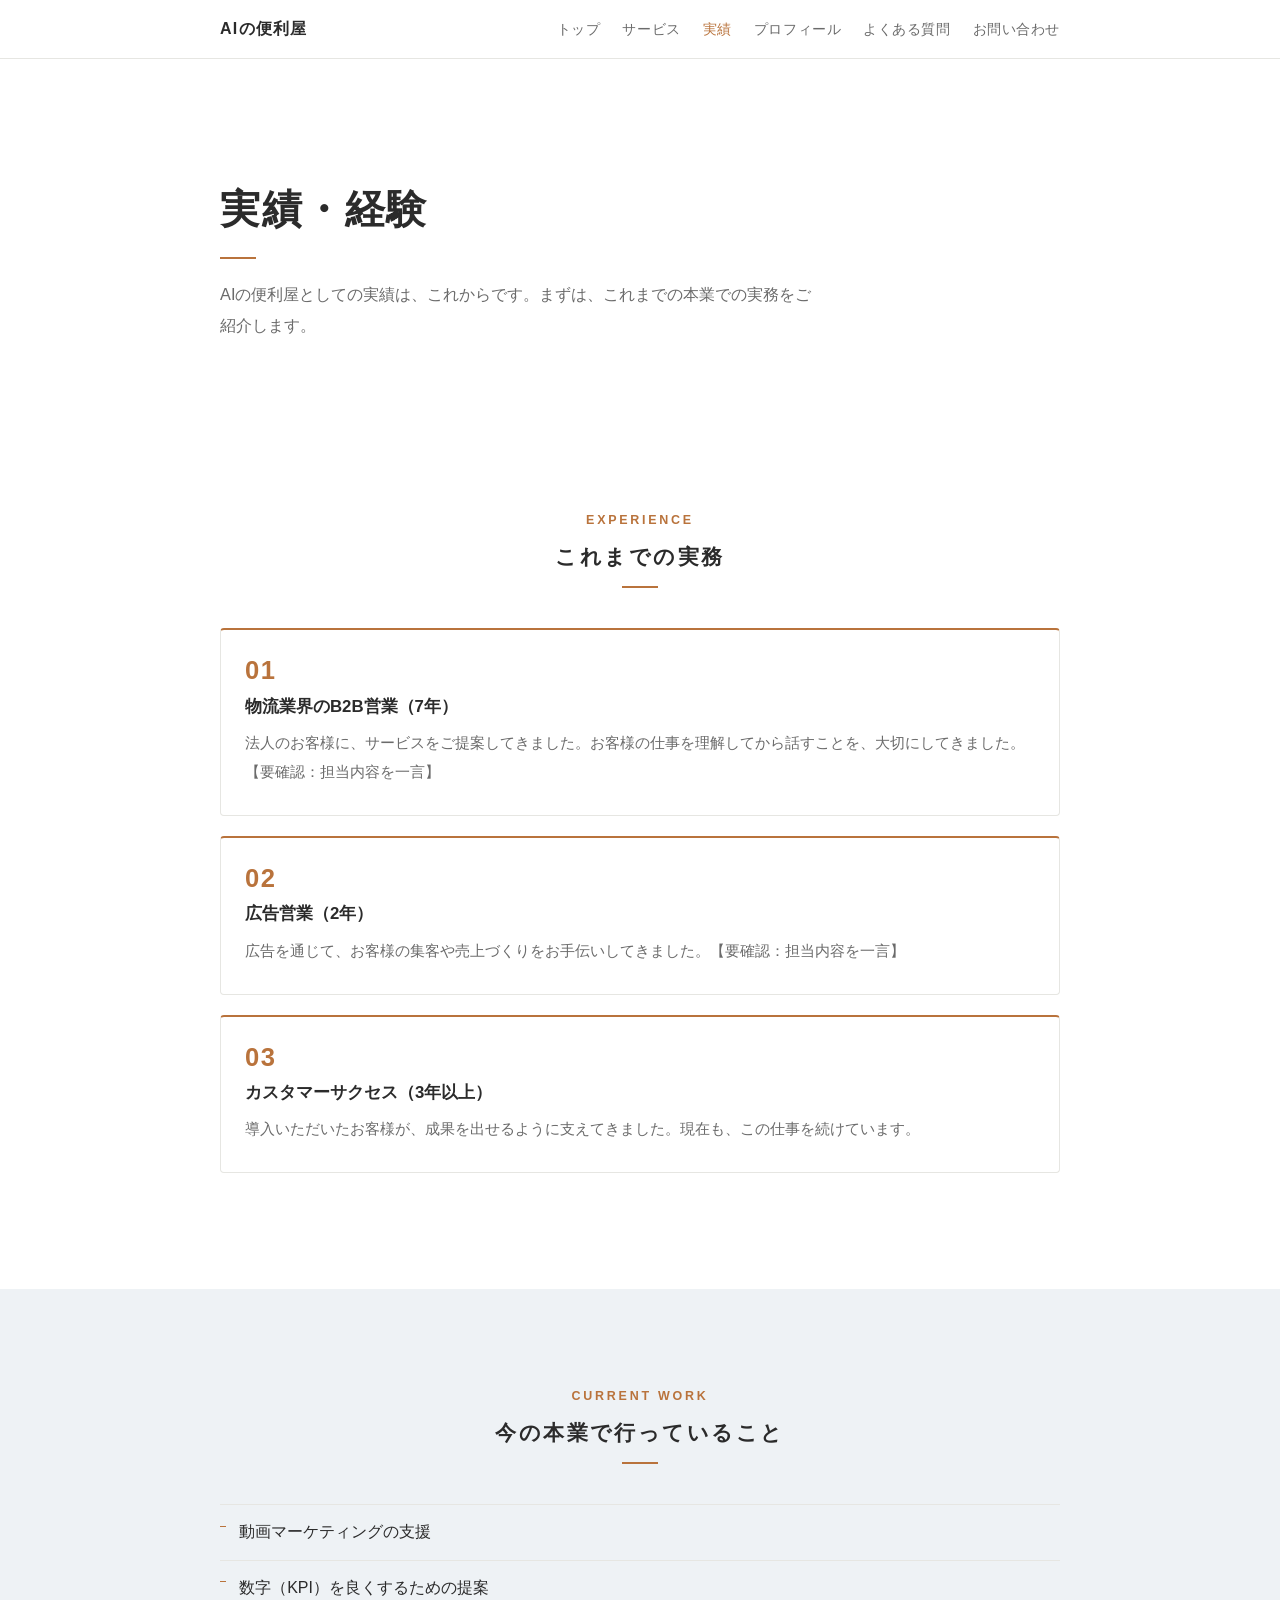
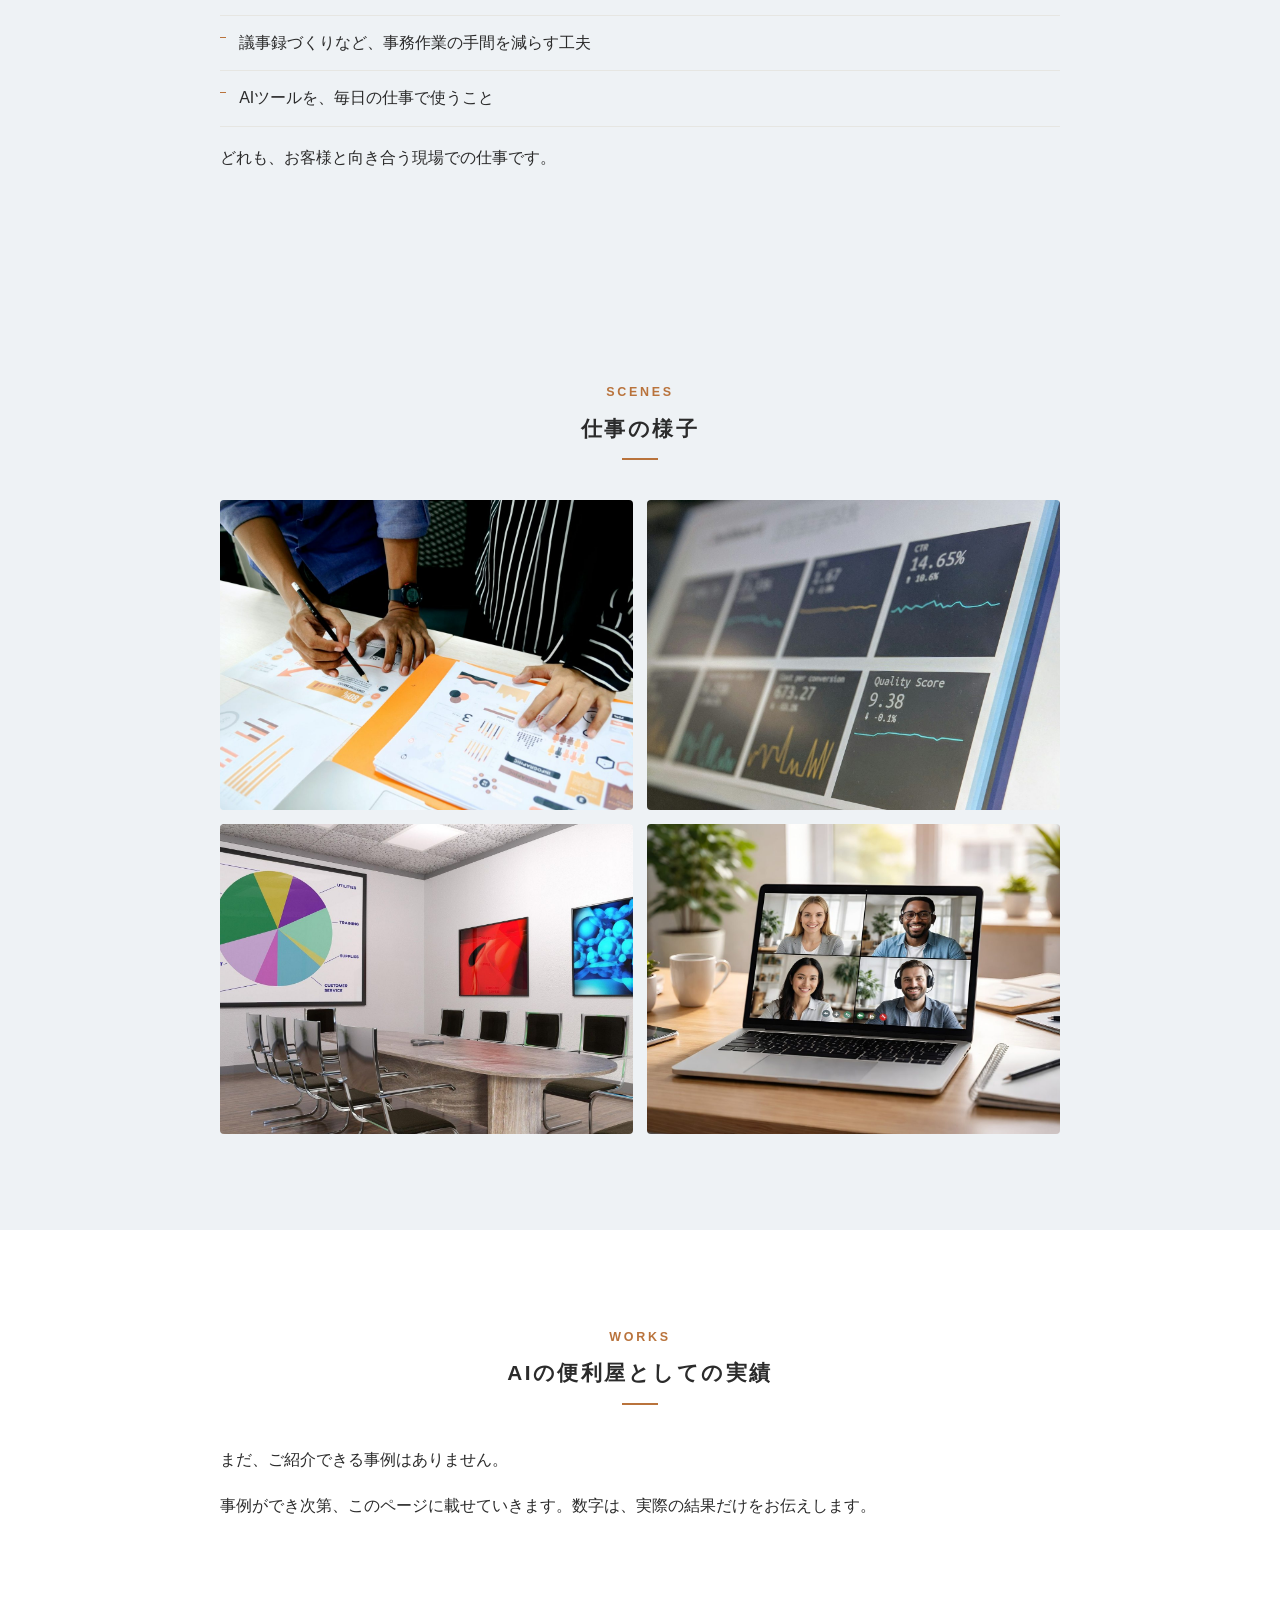
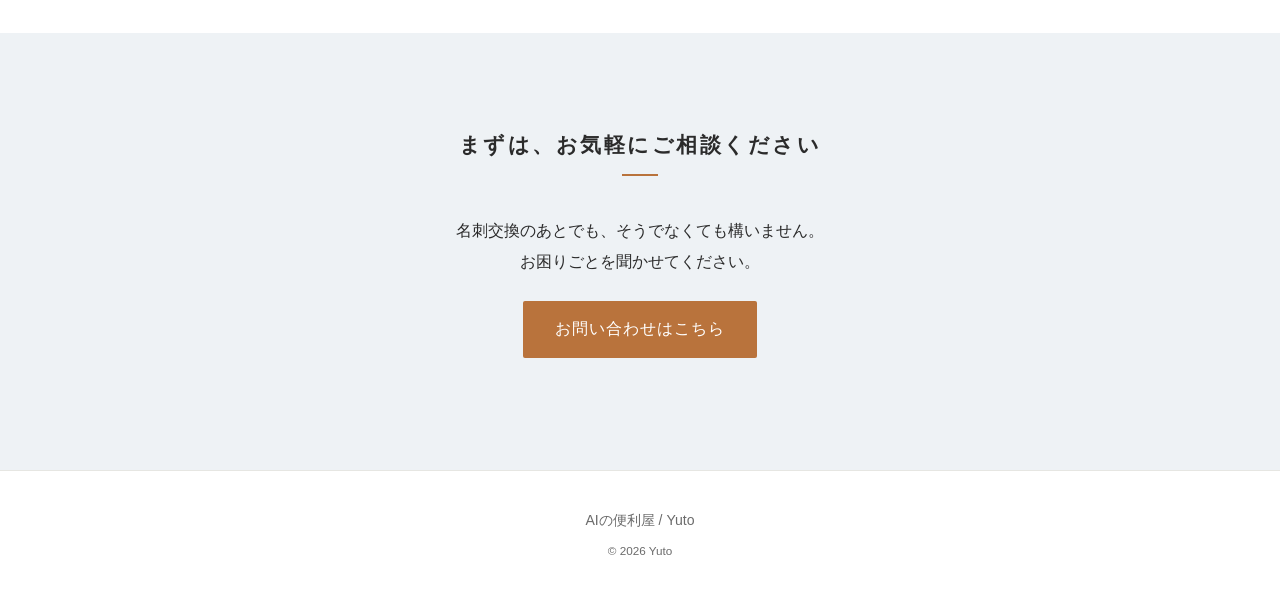
<file: works.html>
<!DOCTYPE html>
<html lang="ja">
<head>
<meta charset="utf-8">
<meta name="viewport" content="width=device-width, initial-scale=1">
<title>実績・経験｜AIの便利屋</title>
<meta name="description" content="物流・広告のB2B営業とカスタマーサクセスで15年以上。AIの便利屋としての実績はこれから積み上げます。これまでの実務経験をご紹介します。">
<link rel="stylesheet" href="style.css">
</head>
<body>
<header class="site-header">
<div class="wrap header-inner">
<a class="logo" href="index.html">AIの便利屋</a>
<button class="nav-toggle" aria-label="メニューを開く" aria-expanded="false" aria-controls="nav">メニュー</button>
<nav id="nav" class="nav"><ul><li><a href="index.html">トップ</a></li><li><a href="services.html">サービス</a></li><li><a href="works.html" aria-current="page">実績</a></li><li><a href="profile.html">プロフィール</a></li><li><a href="faq.html">よくある質問</a></li><li><a href="contact.html">お問い合わせ</a></li></ul></nav>
</div>
</header>
<main>
<section class="hero"><div class="wrap"><h1>実績・経験</h1><p class="lead">AIの便利屋としての実績は、これからです。まずは、これまでの本業での実務をご紹介します。</p></div></section><section class="section"><div class="wrap"><p class="en">Experience</p><h2>これまでの実務</h2><div class="item"><h3>物流業界のB2B営業（7年）</h3><p>法人のお客様に、サービスをご提案してきました。お客様の仕事を理解してから話すことを、大切にしてきました。【要確認：担当内容を一言】</p></div>
<div class="item"><h3>広告営業（2年）</h3><p>広告を通じて、お客様の集客や売上づくりをお手伝いしてきました。【要確認：担当内容を一言】</p></div>
<div class="item"><h3>カスタマーサクセス（3年以上）</h3><p>導入いただいたお客様が、成果を出せるように支えてきました。現在も、この仕事を続けています。</p></div></div></section><section class="section alt"><div class="wrap"><p class="en">Current Work</p><h2>今の本業で行っていること</h2><ul class="plain">
<li>動画マーケティングの支援</li>
<li>数字（KPI）を良くするための提案</li>
<li>議事録づくりなど、事務作業の手間を減らす工夫</li>
<li>AIツールを、毎日の仕事で使うこと</li>
</ul>
<p>どれも、お客様と向き合う現場での仕事です。</p></div></section><section class="section alt"><div class="wrap"><p class="en">Scenes</p><h2>仕事の様子</h2><div class="gallery"><img src="images/hands.jpg" alt="資料を指さしながら内容を確認している手元" loading="lazy"><img src="images/dashboard.jpg" alt="数字の並んだダッシュボードの画面" loading="lazy"><img src="images/room.jpg" alt="テーブルと椅子が並んだ会議室" loading="lazy"><img src="images/video.jpg" alt="オンライン会議の画面" loading="lazy"></div></div></section><section class="section"><div class="wrap"><p class="en">Works</p><h2>AIの便利屋としての実績</h2><p>まだ、ご紹介できる事例はありません。</p>
<p>事例ができ次第、このページに載せていきます。数字は、実際の結果だけをお伝えします。</p></div></section><section class="section alt"><div class="wrap center"><h2>まずは、お気軽にご相談ください</h2><p>名刺交換のあとでも、そうでなくても構いません。<br>お困りごとを聞かせてください。</p><p><a class="btn" href="contact.html">お問い合わせはこちら</a></p></div></section>
</main>
<footer class="site-footer">
<div class="wrap">
<p>AIの便利屋 / Yuto</p>
<p><small>&copy; 2026 Yuto</small></p>
</div>
</footer>
<script src="script.js"></script>
</body>
</html>
</file>
<file: style.css>
:root{--bg:#fff;--alt:#f7f7f5;--text:#2b2b2b;--sub:#6b6b6b;--line:#e6e6e2;--accent:#b9733c;--accent-dark:#9a5d2d}
*{box-sizing:border-box}
html{scroll-behavior:smooth}
body{margin:0;font-family:"Hiragino Kaku Gothic ProN","Hiragino Sans","Noto Sans JP",Meiryo,sans-serif;color:var(--text);background:var(--bg);line-height:1.9;font-size:16px}
.wrap{max-width:880px;margin:0 auto;padding:0 20px}
a{color:inherit}
h1,h2,h3{line-height:1.5;margin:0 0 .6em;font-weight:700}
h1{font-size:1.75rem;letter-spacing:.06em}
h2{font-size:1.3rem;letter-spacing:.12em;text-align:center}
h2::after{content:"";display:block;width:36px;height:2px;background:var(--accent);margin:14px auto 0}
h3{font-size:1.05rem}
p{margin:0 0 1em}
/* ヘッダー */
.site-header{border-bottom:1px solid var(--line);background:var(--bg);position:sticky;top:0;z-index:10}
.header-inner{display:flex;align-items:center;justify-content:space-between;flex-wrap:wrap;padding-top:14px;padding-bottom:14px}
.logo{font-weight:700;text-decoration:none;letter-spacing:.08em}
.nav ul{list-style:none;margin:0;padding:0;display:flex;gap:22px;flex-wrap:wrap}
.nav a{text-decoration:none;font-size:.88rem;color:var(--sub);padding:4px 0;letter-spacing:.04em}
.nav a:hover,.nav a[aria-current]{color:var(--accent)}
.nav-toggle{display:none;background:none;border:1px solid var(--line);padding:6px 12px;font:inherit;font-size:.9rem;border-radius:4px;cursor:pointer}
/* ヒーロー */
.hero{padding:104px 0 80px;text-align:center;background:linear-gradient(180deg,#fff 0%,var(--alt) 100%)}
.hero h1{margin-bottom:.5em}
.hero h1::after{content:"";display:block;width:36px;height:2px;background:var(--accent);margin:18px auto 0}
.lead{color:var(--sub);font-size:1.02rem;max-width:620px;margin:0 auto}
/* セクション */
.section{padding:88px 0;text-align:left}
.section > .wrap > h2{margin-bottom:40px}
.alt{background:var(--alt)}
.center{text-align:center}
.center .btn{margin-top:8px}
/* カード */
.cards{list-style:none;padding:0;margin:0;display:grid;gap:20px}
.card,.item{background:var(--bg);border:1px solid var(--line);border-top:2px solid var(--accent);border-radius:4px;padding:28px 24px;margin-bottom:20px}
.cards .card{margin-bottom:0}
.card p,.item p{margin:0;color:var(--sub);font-size:.95rem}
/* 進め方 */
.steps{list-style:none;counter-reset:s;padding:0;margin:0}
.steps li{counter-increment:s;position:relative;padding:0 0 28px 56px}
.steps li::before{content:counter(s);position:absolute;left:0;top:0;width:38px;height:38px;border-radius:50%;border:1px solid var(--accent);color:var(--accent);text-align:center;line-height:36px;font-weight:700;background:var(--bg)}
.steps li::after{content:"";position:absolute;left:19px;top:40px;bottom:0;width:1px;background:var(--line)}
.steps li:last-child::after{display:none}
.steps p{margin:0;color:var(--sub);font-size:.95rem}
/* 箇条書き(罫線で区切る) */
.plain{list-style:none;padding:0;margin:0 0 1em}
.plain li{padding:12px 0 12px 1.2em;border-bottom:1px solid var(--line);position:relative}
.plain li::before{content:"";position:absolute;left:0;top:1.3em;width:6px;height:1px;background:var(--accent)}
.plain li:first-child{border-top:1px solid var(--line)}
/* ボタン・リンク */
.btn{display:inline-block;background:var(--accent);color:#fff;text-decoration:none;padding:13px 32px;border-radius:2px;letter-spacing:.06em;transition:background .3s}
.btn:hover{background:var(--accent-dark)}
.link{color:var(--accent);font-weight:700;text-decoration:none;border-bottom:1px solid var(--accent)}
/* 実績 */
.case{margin:0}.case dt{font-weight:700;margin-top:.8em;color:var(--accent);font-size:.9rem}.case dd{margin:0;color:var(--sub)}
.stats{list-style:none;padding:0;margin:0;display:grid;gap:20px;text-align:center}
.stats li{padding:24px 12px;border-top:1px solid var(--line)}
.num{display:block;font-size:1.6rem;font-weight:700;color:var(--accent);margin-bottom:6px}
.stats li span:last-child{color:var(--sub);font-size:.9rem}
/* 2列 */
.two{display:grid;gap:32px}
.two h3{color:var(--accent);font-size:.95rem;letter-spacing:.06em;border-bottom:1px solid var(--line);padding-bottom:8px}
/* FAQ */
.faq{border-bottom:1px solid var(--line);padding:18px 0}
.faq:first-child{border-top:1px solid var(--line)}
.faq summary{cursor:pointer;font-weight:700;list-style:none;position:relative;padding-right:28px}
.faq summary::-webkit-details-marker{display:none}
.faq summary::after{content:"+";position:absolute;right:4px;top:-2px;color:var(--accent);font-size:1.3rem}
.faq[open] summary::after{content:"−"}
.faq p{margin:12px 0 0;color:var(--sub)}
/* フッター */
.site-footer{border-top:1px solid var(--line);padding:36px 0;color:var(--sub);font-size:.88rem;text-align:center;background:var(--bg)}
.site-footer p{margin:0 0 4px}
/* 表示アニメーション(ふわっと1回だけ) */
.js .reveal{opacity:0;transform:translateY(14px);transition:opacity .9s ease,transform .9s ease}
.js .reveal.in{opacity:1;transform:none}
@media (prefers-reduced-motion:reduce){
html{scroll-behavior:auto}
.js .reveal{opacity:1;transform:none;transition:none}
.btn{transition:none}
}
/* 横幅 700px 以上 */
@media(min-width:700px){
.cards{grid-template-columns:repeat(3,1fr)}
.stats{grid-template-columns:repeat(3,1fr)}
.two{grid-template-columns:1fr 1fr}
.steps{display:grid;grid-template-columns:repeat(4,1fr);gap:24px}
.steps li{padding:56px 0 0;}
.steps li::before{top:0;left:0}
.steps li::after{left:38px;right:-24px;top:19px;bottom:auto;width:auto;height:1px}
.steps li:last-child::after{display:none}
}
/* スマホ */
@media(max-width:699px){
.nav-toggle{display:block}
.nav{display:none;width:100%}
.nav.open{display:block}
.nav ul{flex-direction:column;gap:0;padding-top:8px}
.nav a{display:block;padding:12px 0;border-bottom:1px solid var(--line)}
.hero{padding:64px 0 52px}
h1{font-size:1.5rem}
.section{padding:60px 0}
.section > .wrap > h2{margin-bottom:28px}
}
/* 写真 */
.photo-band{padding:0}
.photo-band img{display:block;width:100%;height:auto;aspect-ratio:16/9;object-fit:cover;object-position:center 40%}
.gallery{display:grid;gap:14px}
.gallery img{display:block;width:100%;aspect-ratio:4/3;object-fit:cover;border-radius:4px}
@media(min-width:700px){
.photo-band .wrap{max-width:1080px}
.photo-band img{border-radius:4px;aspect-ratio:21/9}
.gallery{grid-template-columns:repeat(2,1fr)}
}

/* ===== 2026-11 リデザイン(参考デザインの構成を、当サイトの色と写真で再構成) ===== */
:root{--band:#eef2f5}
/* 背景の淡い青灰色の帯 */
.alt{background:var(--band)}
/* 英語の小ラベル */
.en{margin:0 0 8px;text-align:center;color:var(--accent);font-size:.78rem;letter-spacing:.22em;text-transform:uppercase;font-weight:700}
/* ヒーロー: 白地・左寄せ */
.hero{background:#fff;text-align:left;padding:96px 0 56px}
.hero .wrap{max-width:880px}
.hero h1{font-size:2rem;line-height:1.5;letter-spacing:.04em}
.hero h1::after{margin:18px 0 0}
.lead{margin:0;max-width:600px}
/* 写真帯(4枚) + 縦の言葉 */
.photo-strip{padding:0 0 88px;background:#fff}
.strip{max-width:1080px;margin:0 auto;display:grid;grid-template-columns:1.2fr 1.2fr .8fr 1.2fr;gap:8px;padding:0 20px}
.strip img{display:block;width:100%;height:260px;object-fit:cover;border-radius:2px}
.strip-text{margin:0;display:flex;align-items:center;justify-content:center;background:var(--accent);color:#fff;font-weight:700;letter-spacing:.1em;line-height:1.9;text-align:center;writing-mode:vertical-rl;padding:16px 8px;font-size:1.02rem;border-radius:2px}
/* 番号付きカード(01〜03) */
.item:nth-of-type(1)::before,.item:nth-of-type(2)::before,.item:nth-of-type(3)::before{display:block;font-size:1.6rem;font-weight:700;color:var(--accent);letter-spacing:.06em;margin-bottom:10px;line-height:1}
.item:nth-of-type(1)::before{content:"01"}
.item:nth-of-type(2)::before{content:"02"}
.item:nth-of-type(3)::before{content:"03"}
.item{background:#fff}
.alt .item{border-color:transparent;border-top-color:var(--accent)}
/* 写真帯(下層ページ) */
.photo-band img{aspect-ratio:21/9}
@media(min-width:700px){
.section{padding:96px 0}
.hero{padding:120px 0 72px}
.hero h1{font-size:2.5rem}
.cards .card{padding:32px 28px}
}
@media(max-width:699px){
.hero{padding:64px 0 40px}
.hero h1{font-size:1.5rem}
.photo-strip{padding-bottom:56px}
.strip{grid-template-columns:1fr 1fr;padding:0 16px;gap:6px}
.strip img{height:150px}
.strip-text{grid-column:1 / -1;writing-mode:horizontal-tb;padding:18px 12px;font-size:1rem}
.strip img:nth-child(3){grid-column:auto}
}

/* プラン一覧 */
.plan-grid{display:grid;gap:20px;margin-top:8px}
.plan{margin-bottom:0}
.plan-tier{margin:0 0 6px;color:var(--accent);font-size:.8rem;letter-spacing:.12em;font-weight:700}
.plan h3{margin-bottom:6px}
.plan-target{margin:0 0 6px;font-size:.92rem;color:var(--text)}
.plan-goal{margin:0 0 10px;font-size:.92rem;color:var(--sub)}
.plan-list{list-style:none;padding:0;margin:0 0 10px;font-size:.9rem;color:var(--sub)}
.plan-list li{padding:4px 0 4px 1em;position:relative}
.plan-list li::before{content:"";position:absolute;left:0;top:.95em;width:5px;height:1px;background:var(--accent)}
.plan-detail summary{cursor:pointer;color:var(--accent);font-size:.9rem;font-weight:700}
.plan-sub{margin:12px 0 4px;font-size:.85rem;font-weight:700}
.disclaimer{margin-top:28px;font-size:.85rem;color:var(--sub)}
@media(min-width:700px){.plan-grid{grid-template-columns:repeat(2,1fr)}}
/* スマホ: 写真帯の4枚目を横幅いっぱいに */
@media(max-width:699px){
.strip img:nth-child(4){grid-column:1 / -1;height:180px}
}
</file>
